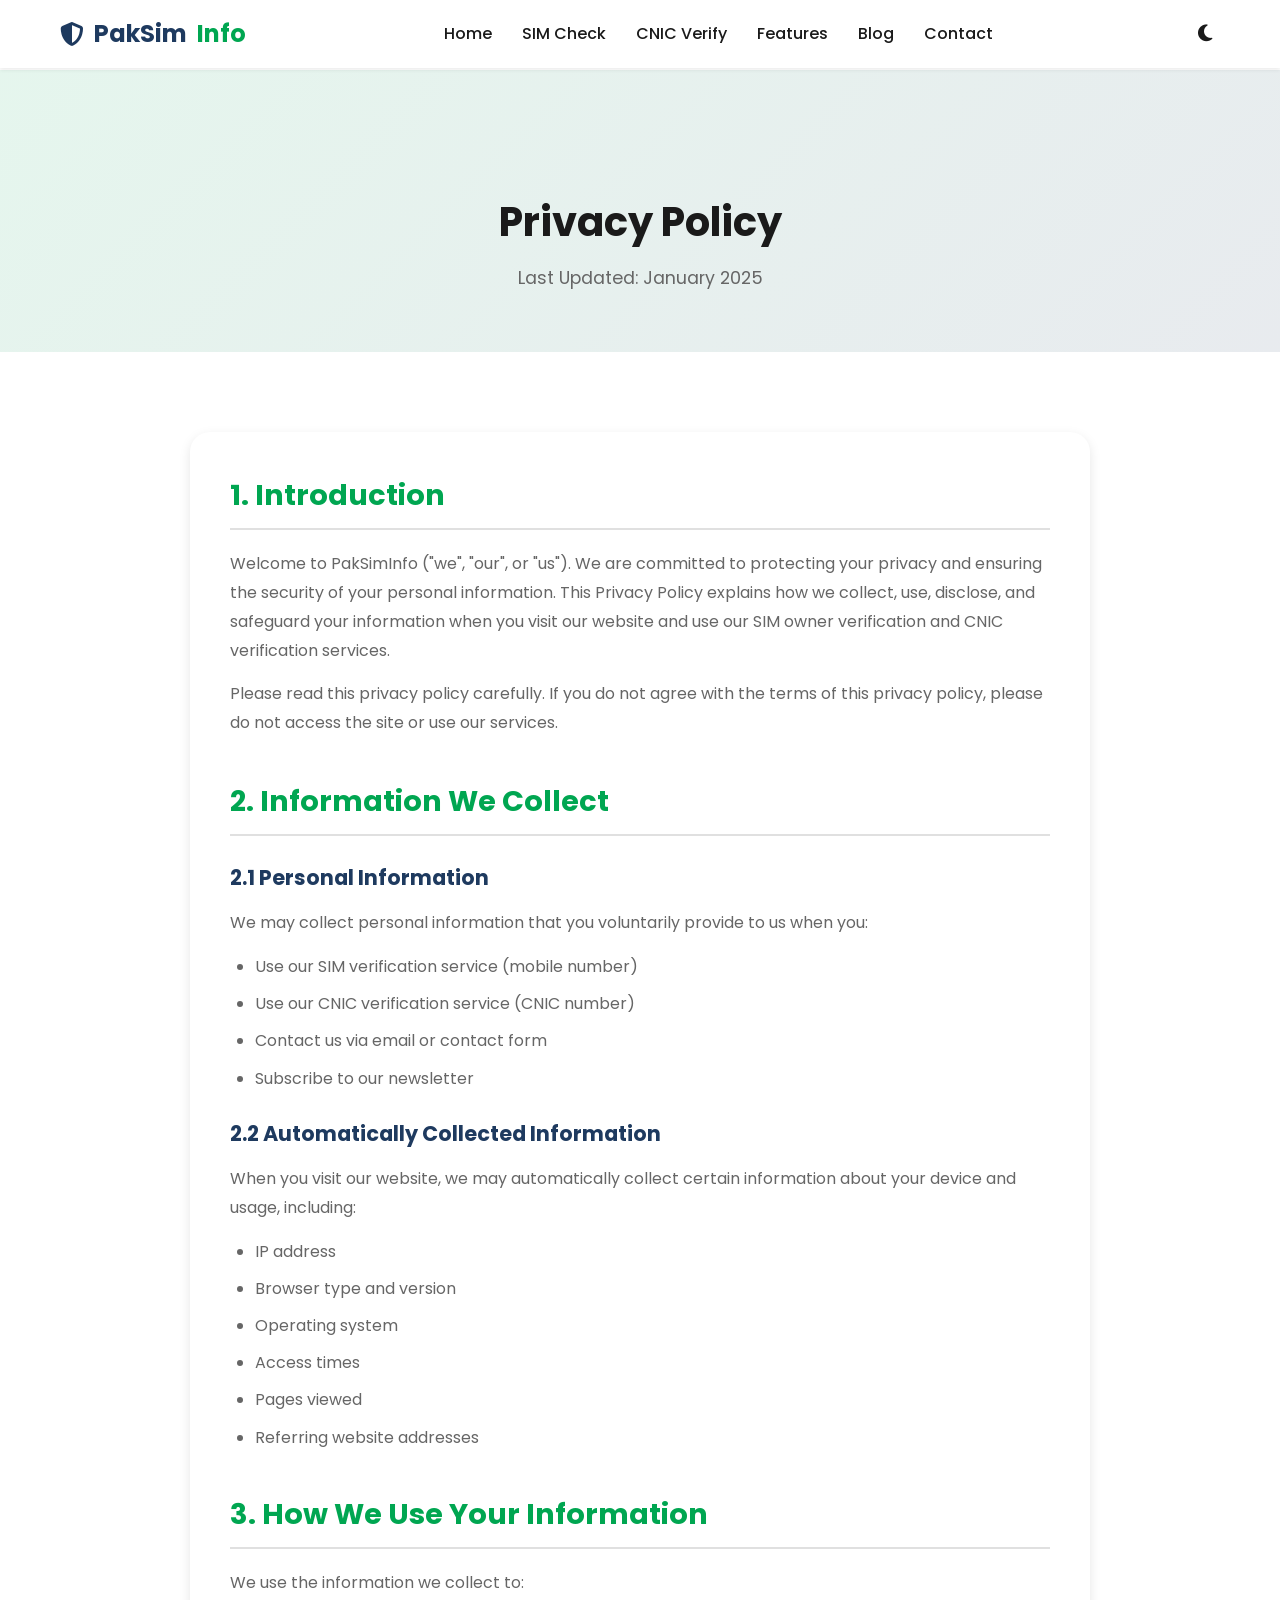
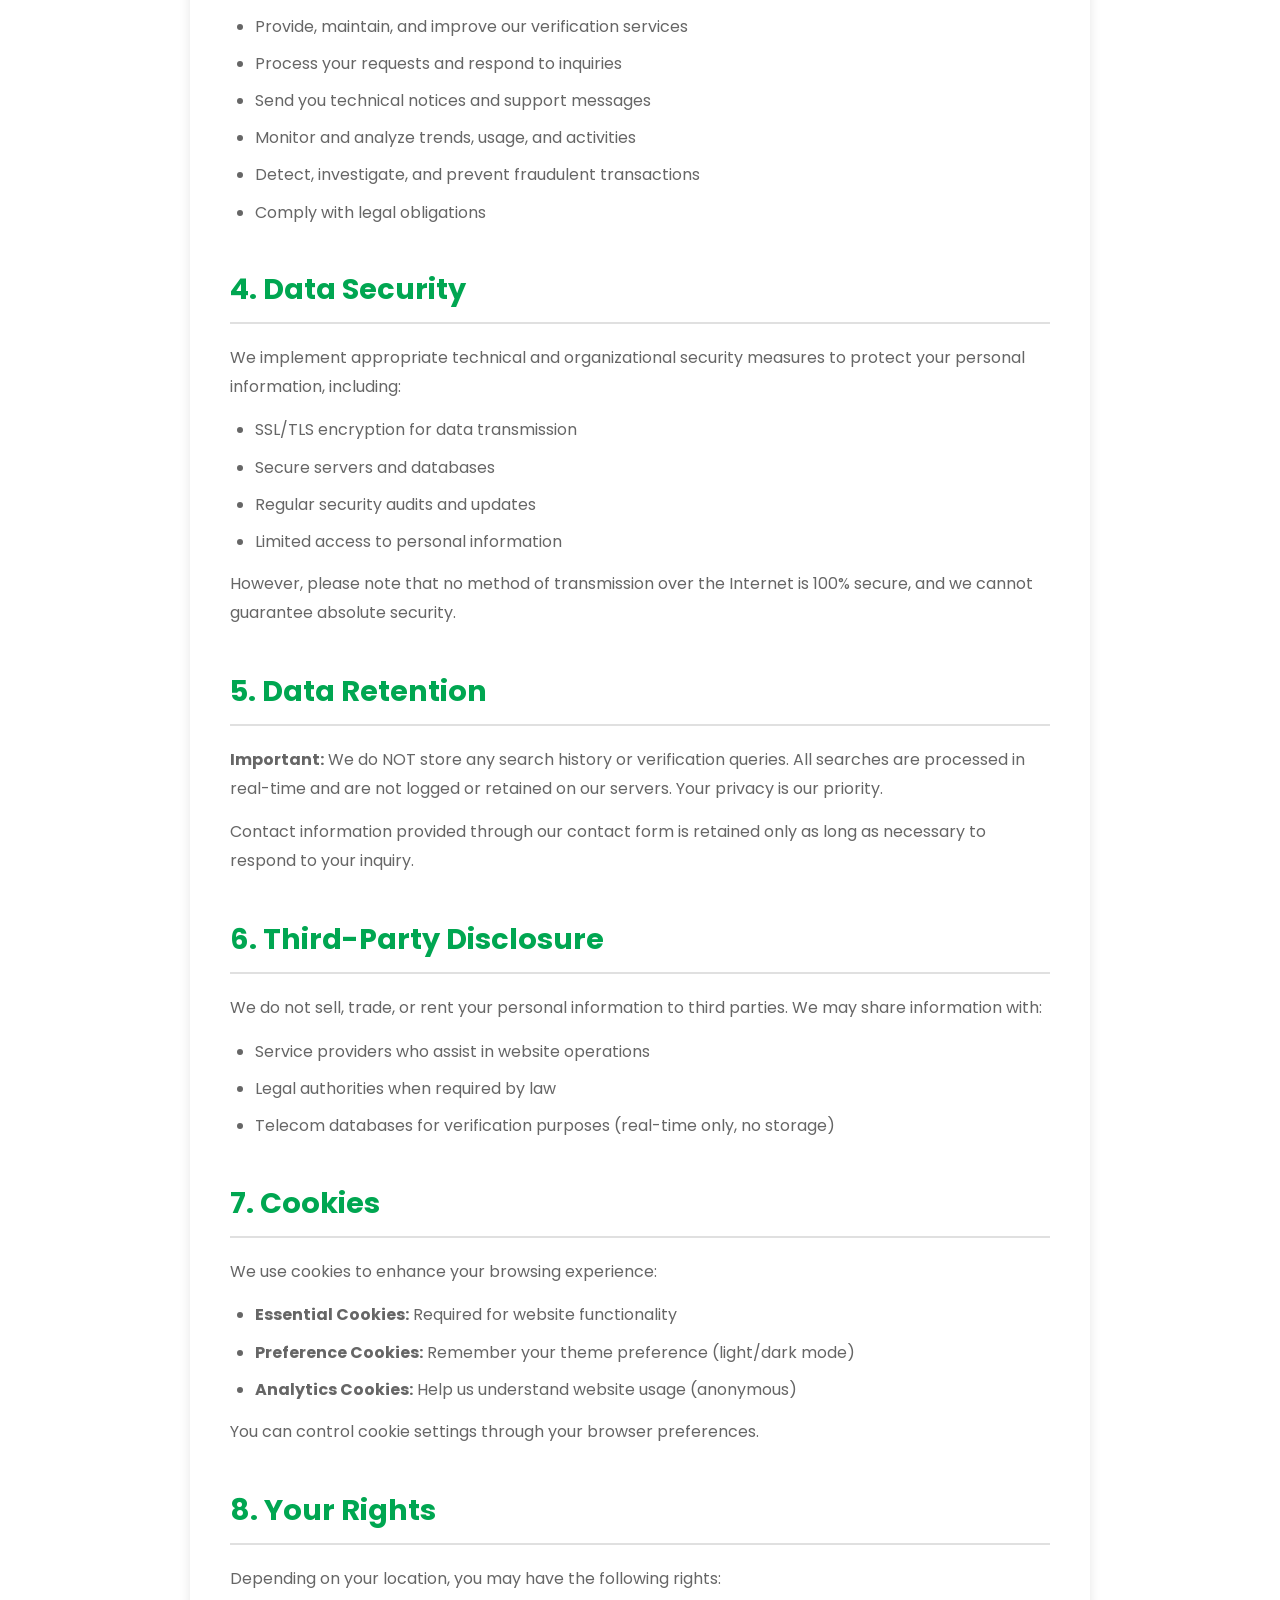
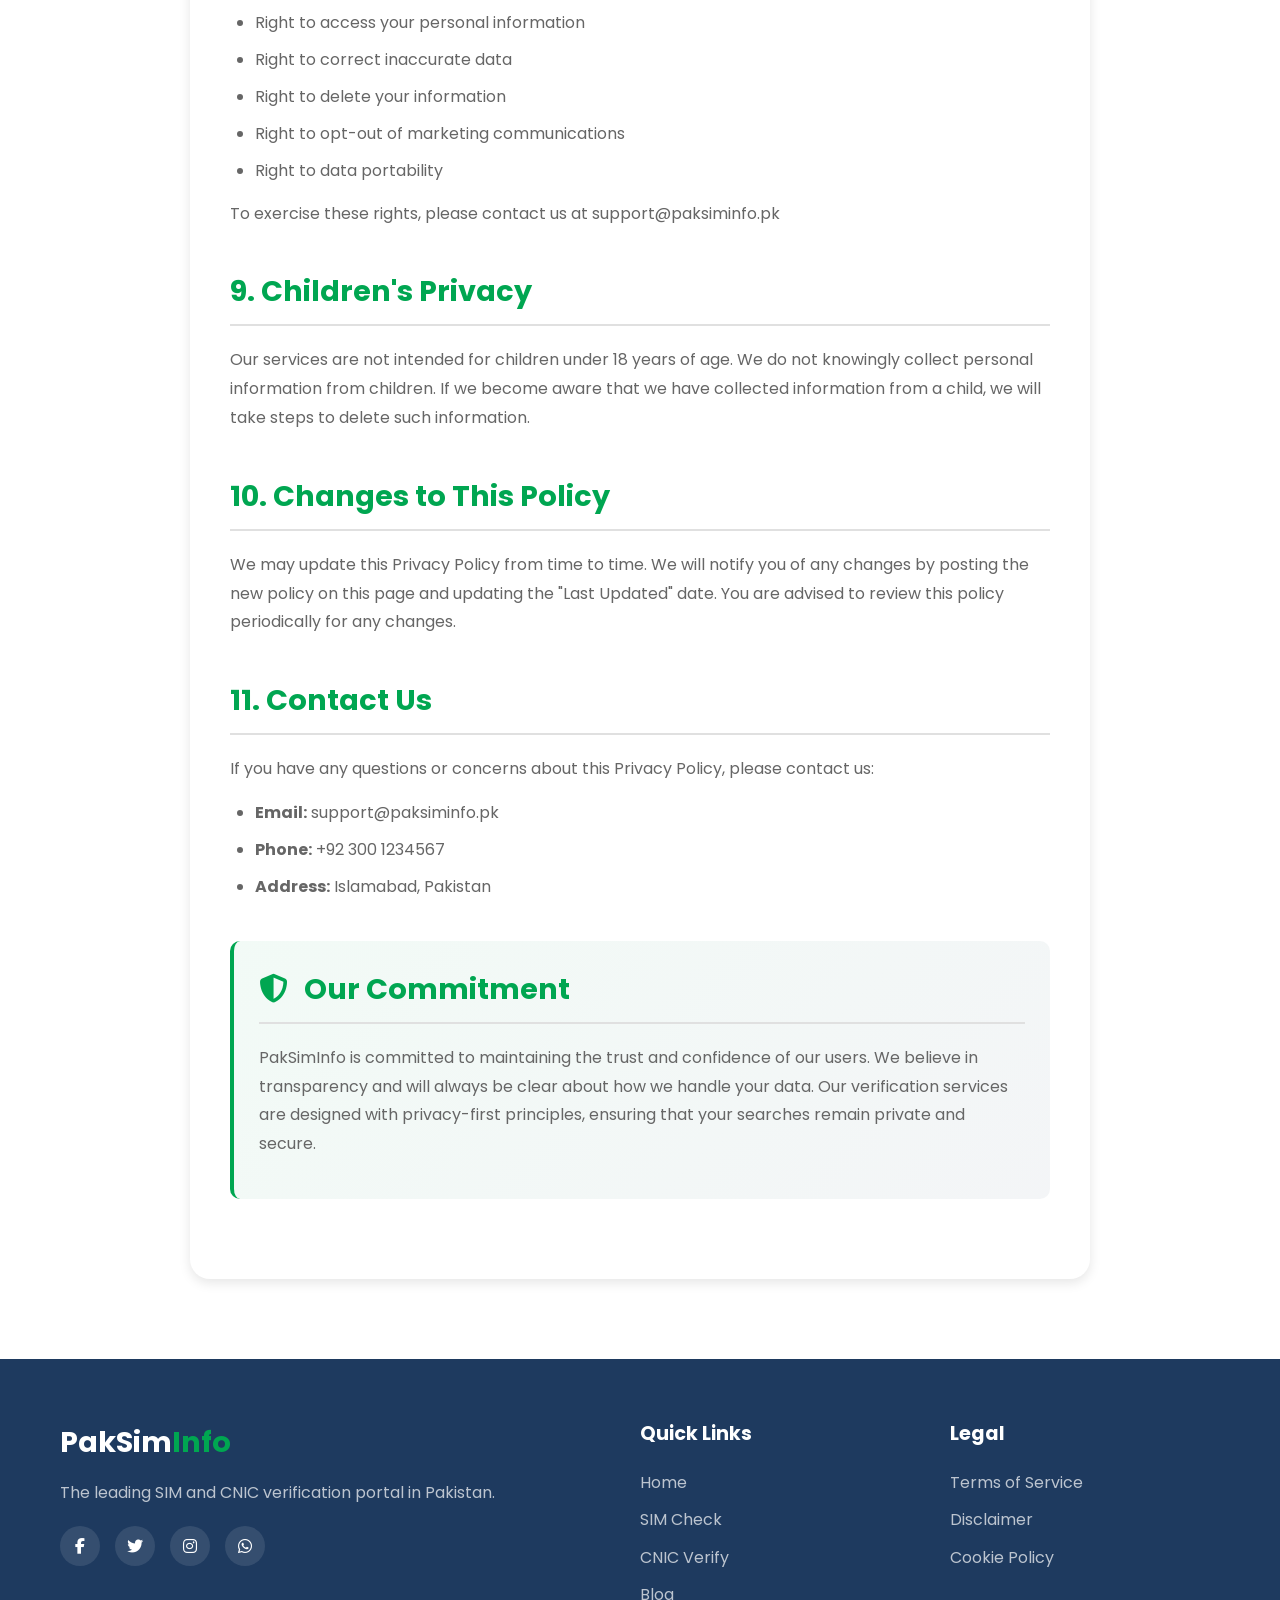
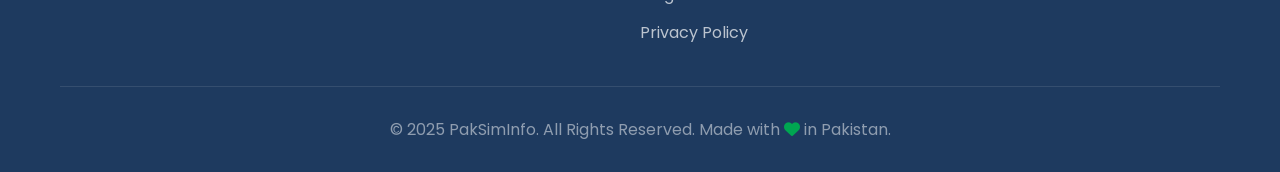
<file: privacy-policy.html>
<!DOCTYPE html>
<html lang="en">
<head>
    <meta charset="UTF-8">
    <meta name="viewport" content="width=device-width, initial-scale=1.0">
    <title>Privacy Policy - PakSimInfo - SIM Owner & CNIC Details Pakistan</title>
    <meta name="description" content="Privacy Policy for PakSimInfo. Learn how we collect, use, and protect your personal information when using our SIM verification services.">
    <meta name="robots" content="index, follow">
    
    <!-- Open Graph Meta Tags -->
    <meta property="og:title" content="Privacy Policy - PakSimInfo">
    <meta property="og:description" content="Learn how we protect your privacy and handle your data securely.">
    <meta property="og:type" content="website">
    <meta property="og:url" content="https://paksiminfo.pk/privacy-policy.html">
    
    <!-- Google Fonts -->
    <link href="https://fonts.googleapis.com/css2?family=Poppins:wght@300;400;500;600;700&display=swap" rel="stylesheet">
    
    <!-- Font Awesome -->
    <link rel="stylesheet" href="https://cdnjs.cloudflare.com/ajax/libs/font-awesome/6.4.0/css/all.min.css">
    
    <!-- Custom CSS -->
    <link rel="stylesheet" href="css/style.css">
    
    <!-- Canonical URL -->
    <link rel="canonical" href="https://paksiminfo.pk/privacy-policy.html">
</head>
<body>

    <!-- Header -->
    <header class="header">
        <div class="container">
            <nav class="navbar">
                <a href="index.html" class="logo">
                    <i class="fas fa-shield-alt"></i> PakSim<span>Info</span>
                </a>
                
                <ul class="nav-menu" id="navMenu">
                    <li><a href="index.html#home" class="nav-link">Home</a></li>
                    <li><a href="index.html#sim-check" class="nav-link">SIM Check</a></li>
                    <li><a href="index.html#cnic-check" class="nav-link">CNIC Verify</a></li>
                    <li><a href="index.html#features" class="nav-link">Features</a></li>
                    <li><a href="blog.html" class="nav-link">Blog</a></li>
                    <li><a href="index.html#contact" class="nav-link">Contact</a></li>
                </ul>

                <div class="nav-actions">
                    <button class="theme-toggle" id="themeToggle" aria-label="Toggle Dark Mode">
                        <i class="fas fa-moon"></i>
                    </button>
                    <a href="index.html#sim-check" class="btn btn-primary mobile-only">Check Now</a>
                    <div class="hamburger" id="hamburger">
                        <span class="bar"></span>
                        <span class="bar"></span>
                        <span class="bar"></span>
                    </div>
                </div>
            </nav>
        </div>
    </header>

    <!-- Page Hero -->
    <section class="page-hero">
        <div class="container">
            <h1>Privacy Policy</h1>
            <p>Last Updated: January 2025</p>
        </div>
    </section>

    <!-- Privacy Policy Content -->
    <section class="section">
        <div class="container">
            <div class="policy-content">
                <div class="policy-section">
                    <h2>1. Introduction</h2>
                    <p>Welcome to PakSimInfo ("we", "our", or "us"). We are committed to protecting your privacy and ensuring the security of your personal information. This Privacy Policy explains how we collect, use, disclose, and safeguard your information when you visit our website and use our SIM owner verification and CNIC verification services.</p>
                    <p>Please read this privacy policy carefully. If you do not agree with the terms of this privacy policy, please do not access the site or use our services.</p>
                </div>

                <div class="policy-section">
                    <h2>2. Information We Collect</h2>
                    <h3>2.1 Personal Information</h3>
                    <p>We may collect personal information that you voluntarily provide to us when you:</p>
                    <ul>
                        <li>Use our SIM verification service (mobile number)</li>
                        <li>Use our CNIC verification service (CNIC number)</li>
                        <li>Contact us via email or contact form</li>
                        <li>Subscribe to our newsletter</li>
                    </ul>
                    
                    <h3>2.2 Automatically Collected Information</h3>
                    <p>When you visit our website, we may automatically collect certain information about your device and usage, including:</p>
                    <ul>
                        <li>IP address</li>
                        <li>Browser type and version</li>
                        <li>Operating system</li>
                        <li>Access times</li>
                        <li>Pages viewed</li>
                        <li>Referring website addresses</li>
                    </ul>
                </div>

                <div class="policy-section">
                    <h2>3. How We Use Your Information</h2>
                    <p>We use the information we collect to:</p>
                    <ul>
                        <li>Provide, maintain, and improve our verification services</li>
                        <li>Process your requests and respond to inquiries</li>
                        <li>Send you technical notices and support messages</li>
                        <li>Monitor and analyze trends, usage, and activities</li>
                        <li>Detect, investigate, and prevent fraudulent transactions</li>
                        <li>Comply with legal obligations</li>
                    </ul>
                </div>

                <div class="policy-section">
                    <h2>4. Data Security</h2>
                    <p>We implement appropriate technical and organizational security measures to protect your personal information, including:</p>
                    <ul>
                        <li>SSL/TLS encryption for data transmission</li>
                        <li>Secure servers and databases</li>
                        <li>Regular security audits and updates</li>
                        <li>Limited access to personal information</li>
                    </ul>
                    <p>However, please note that no method of transmission over the Internet is 100% secure, and we cannot guarantee absolute security.</p>
                </div>

                <div class="policy-section">
                    <h2>5. Data Retention</h2>
                    <p><strong>Important:</strong> We do NOT store any search history or verification queries. All searches are processed in real-time and are not logged or retained on our servers. Your privacy is our priority.</p>
                    <p>Contact information provided through our contact form is retained only as long as necessary to respond to your inquiry.</p>
                </div>

                <div class="policy-section">
                    <h2>6. Third-Party Disclosure</h2>
                    <p>We do not sell, trade, or rent your personal information to third parties. We may share information with:</p>
                    <ul>
                        <li>Service providers who assist in website operations</li>
                        <li>Legal authorities when required by law</li>
                        <li>Telecom databases for verification purposes (real-time only, no storage)</li>
                    </ul>
                </div>

                <div class="policy-section">
                    <h2>7. Cookies</h2>
                    <p>We use cookies to enhance your browsing experience:</p>
                    <ul>
                        <li><strong>Essential Cookies:</strong> Required for website functionality</li>
                        <li><strong>Preference Cookies:</strong> Remember your theme preference (light/dark mode)</li>
                        <li><strong>Analytics Cookies:</strong> Help us understand website usage (anonymous)</li>
                    </ul>
                    <p>You can control cookie settings through your browser preferences.</p>
                </div>

                <div class="policy-section">
                    <h2>8. Your Rights</h2>
                    <p>Depending on your location, you may have the following rights:</p>
                    <ul>
                        <li>Right to access your personal information</li>
                        <li>Right to correct inaccurate data</li>
                        <li>Right to delete your information</li>
                        <li>Right to opt-out of marketing communications</li>
                        <li>Right to data portability</li>
                    </ul>
                    <p>To exercise these rights, please contact us at support@paksiminfo.pk</p>
                </div>

                <div class="policy-section">
                    <h2>9. Children's Privacy</h2>
                    <p>Our services are not intended for children under 18 years of age. We do not knowingly collect personal information from children. If we become aware that we have collected information from a child, we will take steps to delete such information.</p>
                </div>

                <div class="policy-section">
                    <h2>10. Changes to This Policy</h2>
                    <p>We may update this Privacy Policy from time to time. We will notify you of any changes by posting the new policy on this page and updating the "Last Updated" date. You are advised to review this policy periodically for any changes.</p>
                </div>

                <div class="policy-section">
                    <h2>11. Contact Us</h2>
                    <p>If you have any questions or concerns about this Privacy Policy, please contact us:</p>
                    <ul>
                        <li><strong>Email:</strong> support@paksiminfo.pk</li>
                        <li><strong>Phone:</strong> +92 300 1234567</li>
                        <li><strong>Address:</strong> Islamabad, Pakistan</li>
                    </ul>
                </div>

                <div class="policy-section highlight-box">
                    <h2><i class="fas fa-shield-alt"></i> Our Commitment</h2>
                    <p>PakSimInfo is committed to maintaining the trust and confidence of our users. We believe in transparency and will always be clear about how we handle your data. Our verification services are designed with privacy-first principles, ensuring that your searches remain private and secure.</p>
                </div>
            </div>
        </div>
    </section>

    <!-- Footer -->
    <footer class="footer">
        <div class="container">
            <div class="footer-content">
                <div class="footer-logo">
                    <h3>PakSim<span>Info</span></h3>
                    <p>The leading SIM and CNIC verification portal in Pakistan.</p>
                    <div class="social-links">
                        <a href="#"><i class="fab fa-facebook-f"></i></a>
                        <a href="#"><i class="fab fa-twitter"></i></a>
                        <a href="#"><i class="fab fa-instagram"></i></a>
                        <a href="#"><i class="fab fa-whatsapp"></i></a>
                    </div>
                </div>
                
                <div class="footer-links">
                    <h4>Quick Links</h4>
                    <ul>
                        <li><a href="index.html#home">Home</a></li>
                        <li><a href="index.html#sim-check">SIM Check</a></li>
                        <li><a href="index.html#cnic-check">CNIC Verify</a></li>
                        <li><a href="blog.html">Blog</a></li>
                        <li><a href="privacy-policy.html">Privacy Policy</a></li>
                    </ul>
                </div>
                
                <div class="footer-links">
                    <h4>Legal</h4>
                    <ul>
                        <li><a href="terms-of-service.html">Terms of Service</a></li>
                        <li><a href="#">Disclaimer</a></li>
                        <li><a href="#">Cookie Policy</a></li>
                    </ul>
                </div>
            </div>
            <div class="footer-bottom">
                <p>&copy; 2025 PakSimInfo. All Rights Reserved. Made with <i class="fas fa-heart"></i> in Pakistan.</p>
            </div>
        </div>
    </footer>

    <!-- JavaScript -->
    <script src="js/main.js"></script>
</body>
</html>
</file>
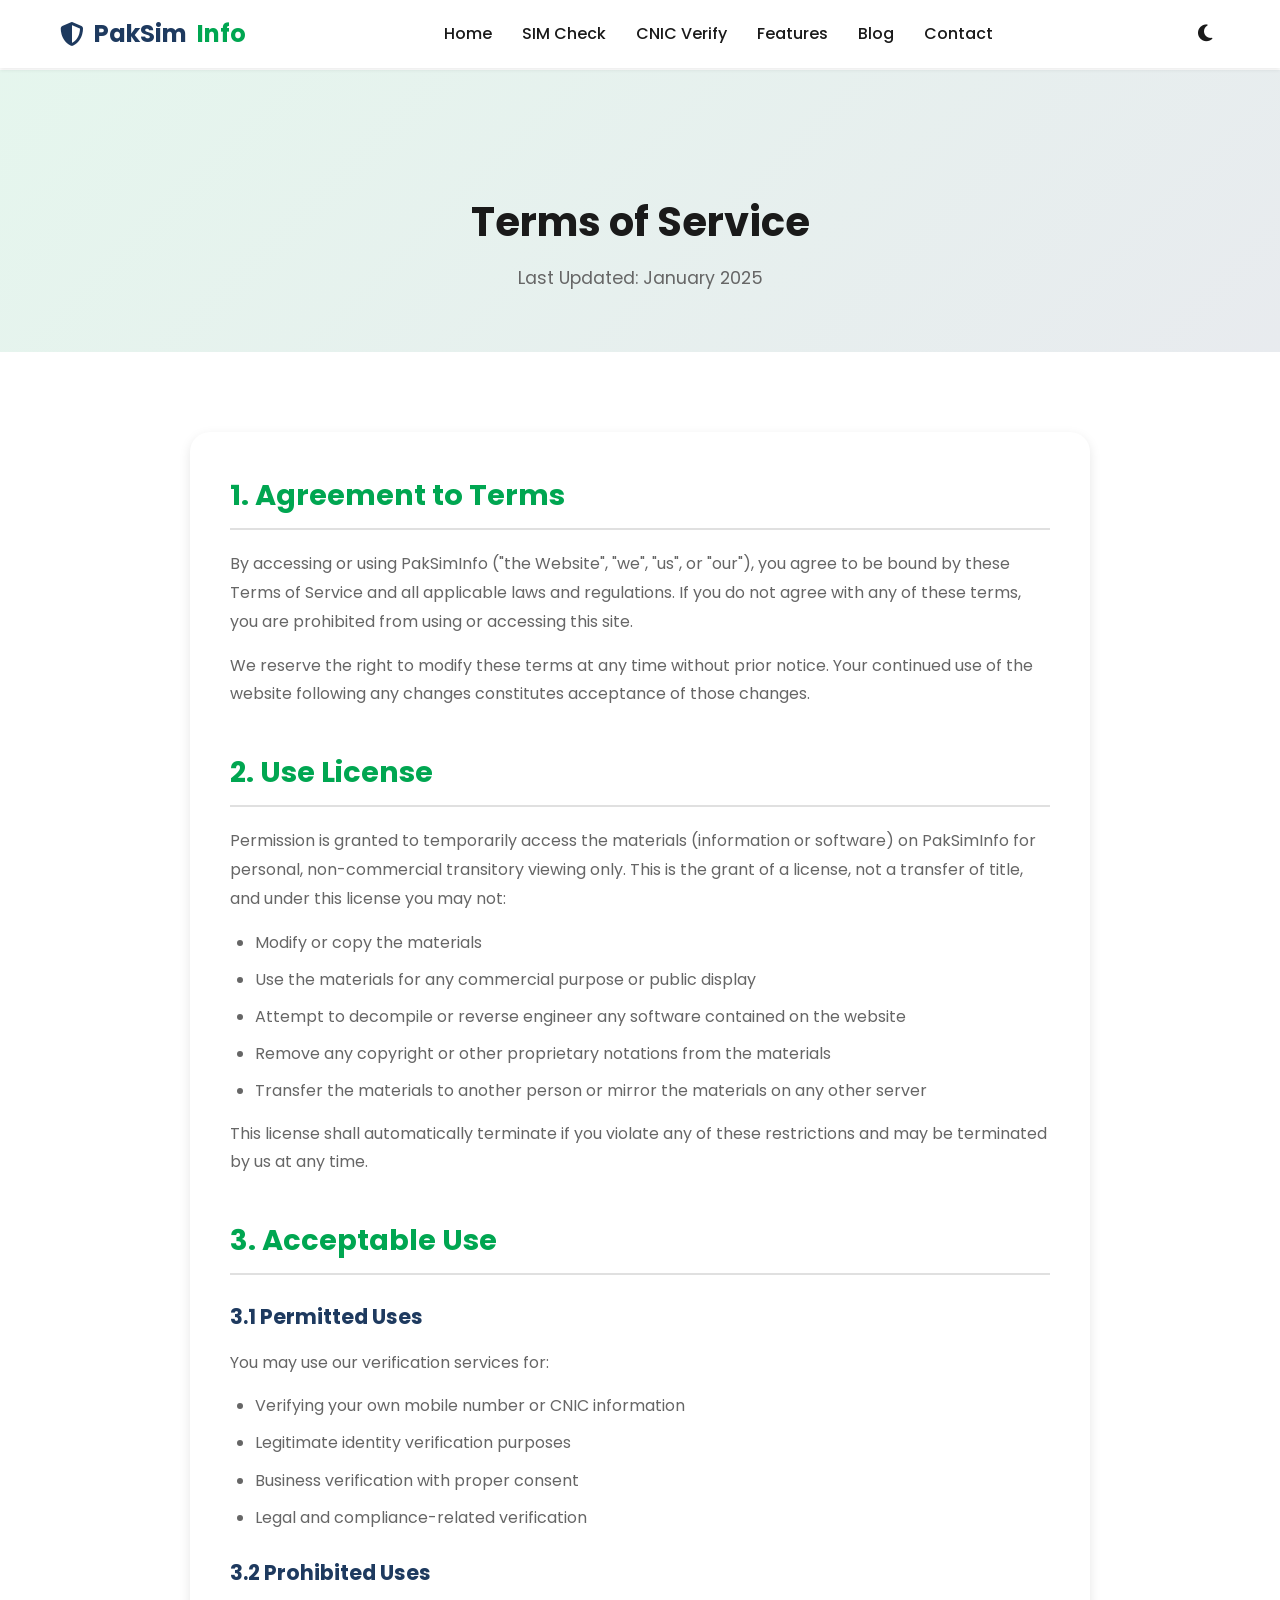
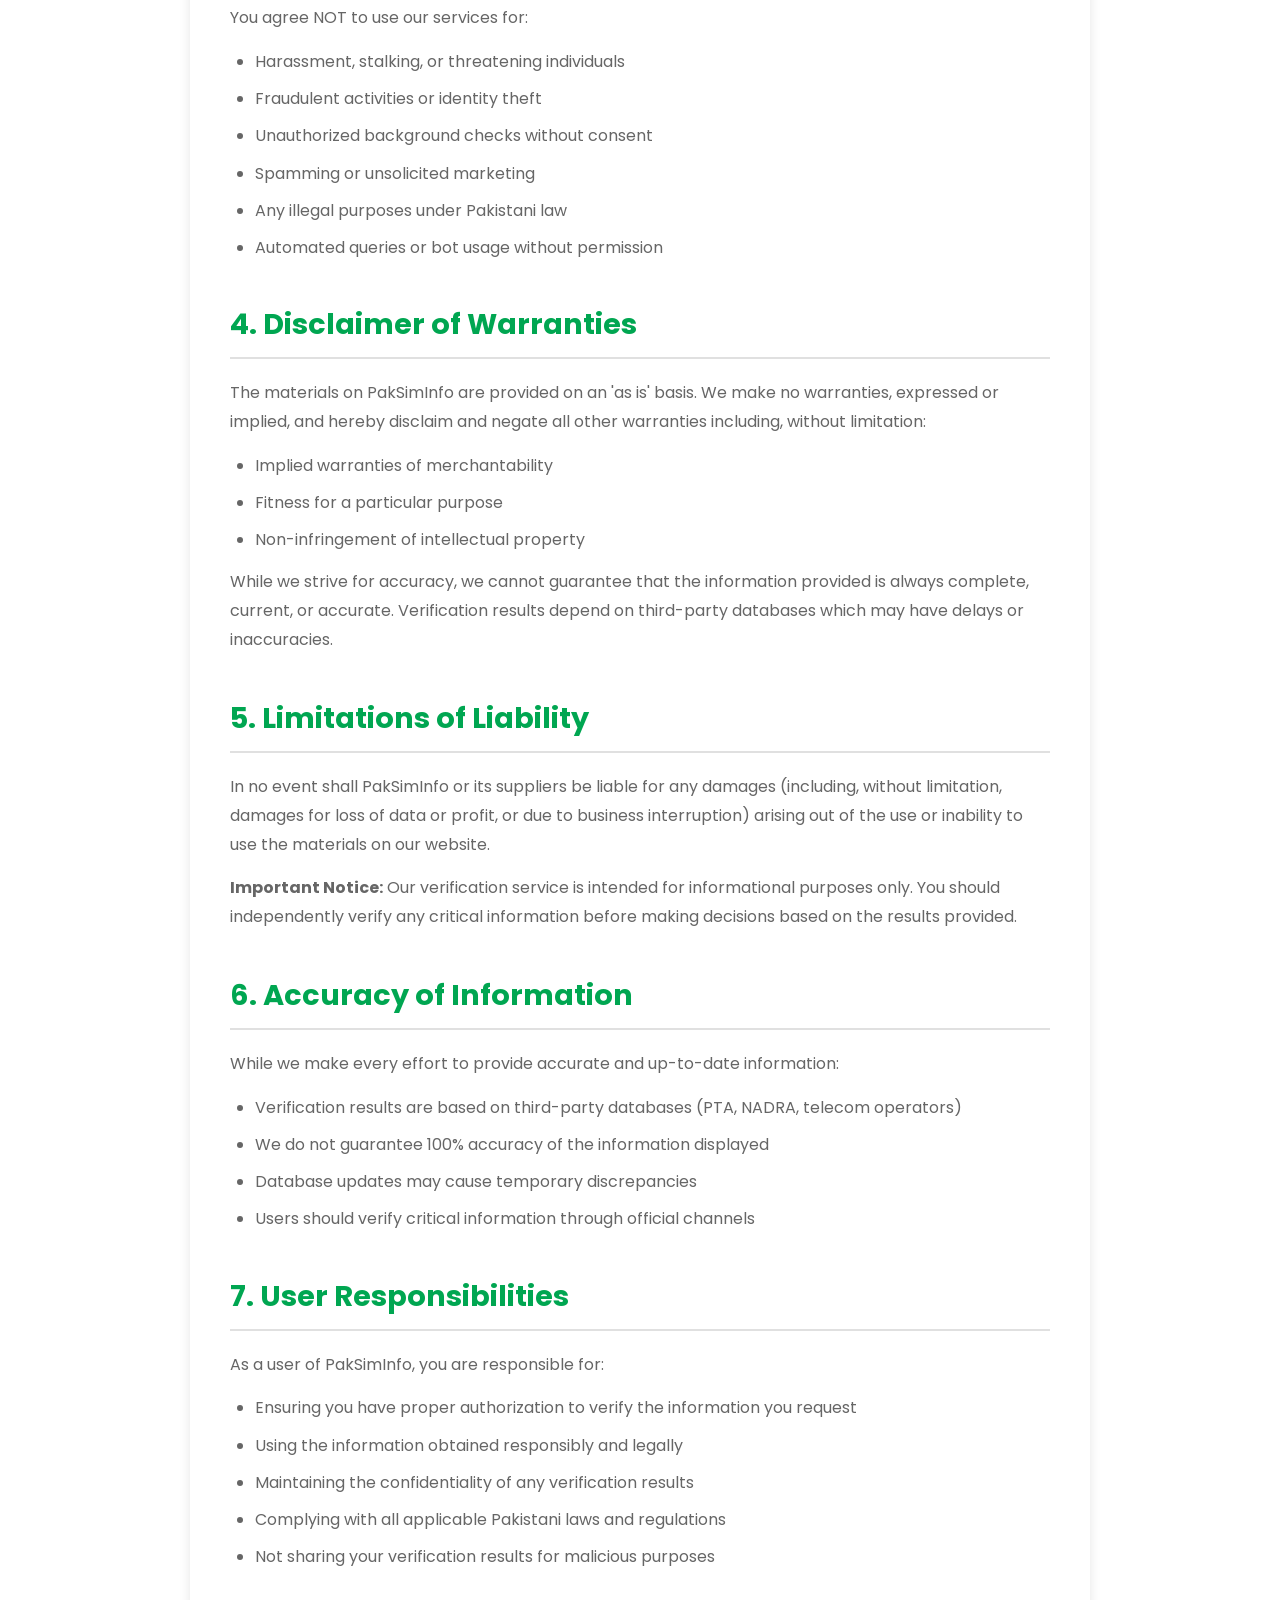
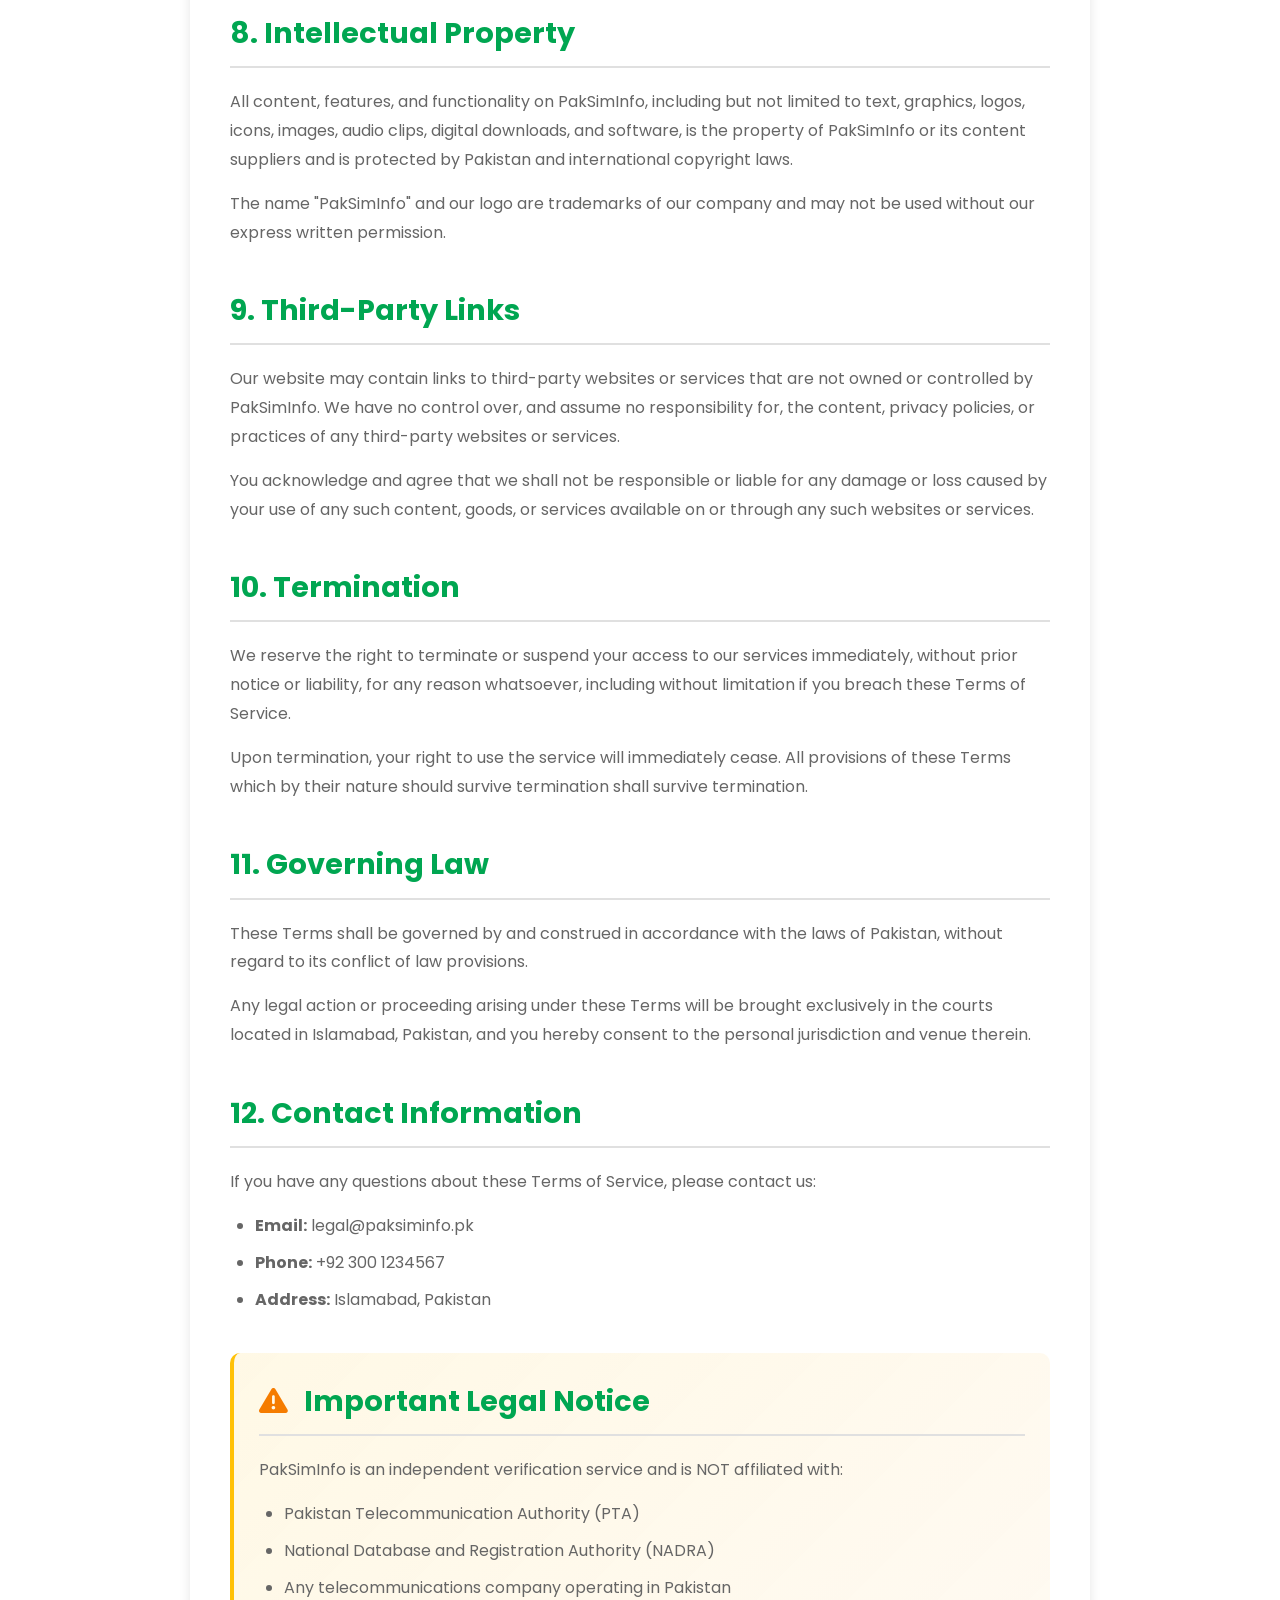
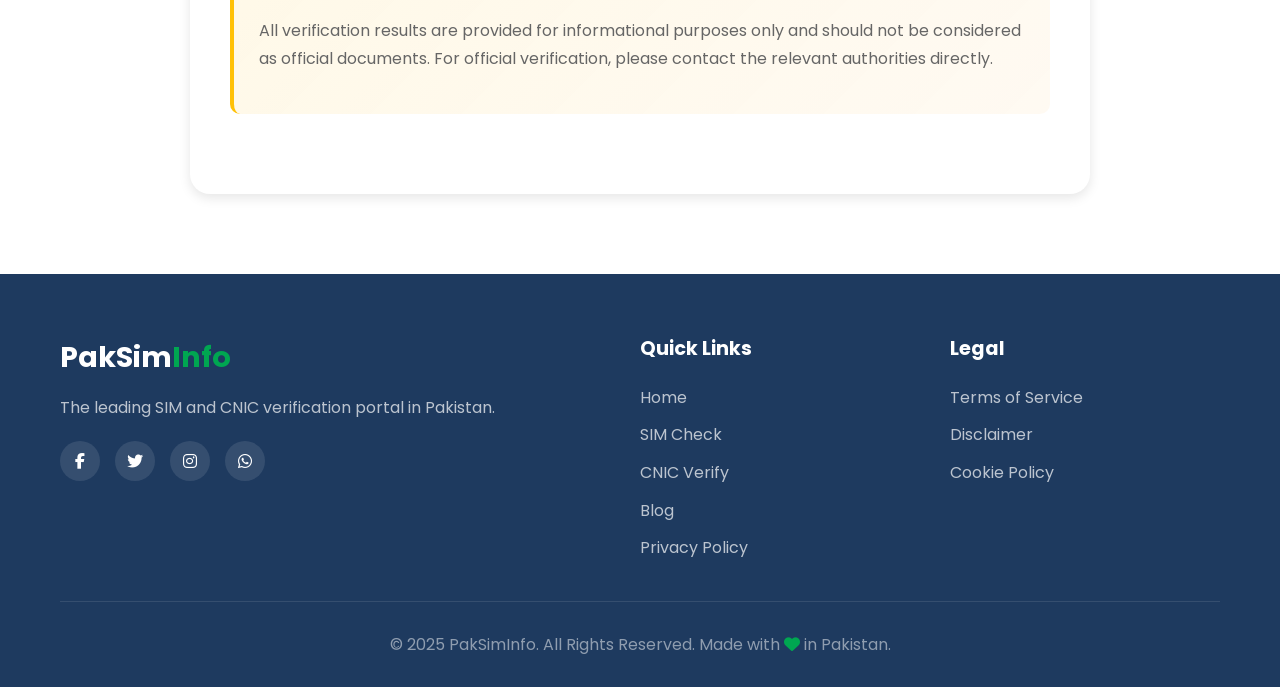
<file: terms-of-service.html>
<!DOCTYPE html>
<html lang="en">
<head>
    <meta charset="UTF-8">
    <meta name="viewport" content="width=device-width, initial-scale=1.0">
    <title>Terms of Service - PakSimInfo - SIM Owner & CNIC Details Pakistan</title>
    <meta name="description" content="Terms of Service for PakSimInfo. Read our terms and conditions for using SIM verification and CNIC verification services in Pakistan.">
    <meta name="robots" content="index, follow">
    
    <!-- Open Graph Meta Tags -->
    <meta property="og:title" content="Terms of Service - PakSimInfo">
    <meta property="og:description" content="Terms and conditions for using PakSimInfo verification services.">
    <meta property="og:type" content="website">
    <meta property="og:url" content="https://paksiminfo.pk/terms-of-service.html">
    
    <!-- Google Fonts -->
    <link href="https://fonts.googleapis.com/css2?family=Poppins:wght@300;400;500;600;700&display=swap" rel="stylesheet">
    
    <!-- Font Awesome -->
    <link rel="stylesheet" href="https://cdnjs.cloudflare.com/ajax/libs/font-awesome/6.4.0/css/all.min.css">
    
    <!-- Custom CSS -->
    <link rel="stylesheet" href="css/style.css">
    
    <!-- Canonical URL -->
    <link rel="canonical" href="https://paksiminfo.pk/terms-of-service.html">
</head>
<body>

    <!-- Header -->
    <header class="header">
        <div class="container">
            <nav class="navbar">
                <a href="index.html" class="logo">
                    <i class="fas fa-shield-alt"></i> PakSim<span>Info</span>
                </a>
                
                <ul class="nav-menu" id="navMenu">
                    <li><a href="index.html#home" class="nav-link">Home</a></li>
                    <li><a href="index.html#sim-check" class="nav-link">SIM Check</a></li>
                    <li><a href="index.html#cnic-check" class="nav-link">CNIC Verify</a></li>
                    <li><a href="index.html#features" class="nav-link">Features</a></li>
                    <li><a href="blog.html" class="nav-link">Blog</a></li>
                    <li><a href="index.html#contact" class="nav-link">Contact</a></li>
                </ul>

                <div class="nav-actions">
                    <button class="theme-toggle" id="themeToggle" aria-label="Toggle Dark Mode">
                        <i class="fas fa-moon"></i>
                    </button>
                    <a href="index.html#sim-check" class="btn btn-primary mobile-only">Check Now</a>
                    <div class="hamburger" id="hamburger">
                        <span class="bar"></span>
                        <span class="bar"></span>
                        <span class="bar"></span>
                    </div>
                </div>
            </nav>
        </div>
    </header>

    <!-- Page Hero -->
    <section class="page-hero">
        <div class="container">
            <h1>Terms of Service</h1>
            <p>Last Updated: January 2025</p>
        </div>
    </section>

    <!-- Terms Content -->
    <section class="section">
        <div class="container">
            <div class="policy-content">
                <div class="policy-section">
                    <h2>1. Agreement to Terms</h2>
                    <p>By accessing or using PakSimInfo ("the Website", "we", "us", or "our"), you agree to be bound by these Terms of Service and all applicable laws and regulations. If you do not agree with any of these terms, you are prohibited from using or accessing this site.</p>
                    <p>We reserve the right to modify these terms at any time without prior notice. Your continued use of the website following any changes constitutes acceptance of those changes.</p>
                </div>

                <div class="policy-section">
                    <h2>2. Use License</h2>
                    <p>Permission is granted to temporarily access the materials (information or software) on PakSimInfo for personal, non-commercial transitory viewing only. This is the grant of a license, not a transfer of title, and under this license you may not:</p>
                    <ul>
                        <li>Modify or copy the materials</li>
                        <li>Use the materials for any commercial purpose or public display</li>
                        <li>Attempt to decompile or reverse engineer any software contained on the website</li>
                        <li>Remove any copyright or other proprietary notations from the materials</li>
                        <li>Transfer the materials to another person or mirror the materials on any other server</li>
                    </ul>
                    <p>This license shall automatically terminate if you violate any of these restrictions and may be terminated by us at any time.</p>
                </div>

                <div class="policy-section">
                    <h2>3. Acceptable Use</h2>
                    <h3>3.1 Permitted Uses</h3>
                    <p>You may use our verification services for:</p>
                    <ul>
                        <li>Verifying your own mobile number or CNIC information</li>
                        <li>Legitimate identity verification purposes</li>
                        <li>Business verification with proper consent</li>
                        <li>Legal and compliance-related verification</li>
                    </ul>

                    <h3>3.2 Prohibited Uses</h3>
                    <p>You agree NOT to use our services for:</p>
                    <ul>
                        <li>Harassment, stalking, or threatening individuals</li>
                        <li>Fraudulent activities or identity theft</li>
                        <li>Unauthorized background checks without consent</li>
                        <li>Spamming or unsolicited marketing</li>
                        <li>Any illegal purposes under Pakistani law</li>
                        <li>Automated queries or bot usage without permission</li>
                    </ul>
                </div>

                <div class="policy-section">
                    <h2>4. Disclaimer of Warranties</h2>
                    <p>The materials on PakSimInfo are provided on an 'as is' basis. We make no warranties, expressed or implied, and hereby disclaim and negate all other warranties including, without limitation:</p>
                    <ul>
                        <li>Implied warranties of merchantability</li>
                        <li>Fitness for a particular purpose</li>
                        <li>Non-infringement of intellectual property</li>
                    </ul>
                    <p>While we strive for accuracy, we cannot guarantee that the information provided is always complete, current, or accurate. Verification results depend on third-party databases which may have delays or inaccuracies.</p>
                </div>

                <div class="policy-section">
                    <h2>5. Limitations of Liability</h2>
                    <p>In no event shall PakSimInfo or its suppliers be liable for any damages (including, without limitation, damages for loss of data or profit, or due to business interruption) arising out of the use or inability to use the materials on our website.</p>
                    <p><strong>Important Notice:</strong> Our verification service is intended for informational purposes only. You should independently verify any critical information before making decisions based on the results provided.</p>
                </div>

                <div class="policy-section">
                    <h2>6. Accuracy of Information</h2>
                    <p>While we make every effort to provide accurate and up-to-date information:</p>
                    <ul>
                        <li>Verification results are based on third-party databases (PTA, NADRA, telecom operators)</li>
                        <li>We do not guarantee 100% accuracy of the information displayed</li>
                        <li>Database updates may cause temporary discrepancies</li>
                        <li>Users should verify critical information through official channels</li>
                    </ul>
                </div>

                <div class="policy-section">
                    <h2>7. User Responsibilities</h2>
                    <p>As a user of PakSimInfo, you are responsible for:</p>
                    <ul>
                        <li>Ensuring you have proper authorization to verify the information you request</li>
                        <li>Using the information obtained responsibly and legally</li>
                        <li>Maintaining the confidentiality of any verification results</li>
                        <li>Complying with all applicable Pakistani laws and regulations</li>
                        <li>Not sharing your verification results for malicious purposes</li>
                    </ul>
                </div>

                <div class="policy-section">
                    <h2>8. Intellectual Property</h2>
                    <p>All content, features, and functionality on PakSimInfo, including but not limited to text, graphics, logos, icons, images, audio clips, digital downloads, and software, is the property of PakSimInfo or its content suppliers and is protected by Pakistan and international copyright laws.</p>
                    <p>The name "PakSimInfo" and our logo are trademarks of our company and may not be used without our express written permission.</p>
                </div>

                <div class="policy-section">
                    <h2>9. Third-Party Links</h2>
                    <p>Our website may contain links to third-party websites or services that are not owned or controlled by PakSimInfo. We have no control over, and assume no responsibility for, the content, privacy policies, or practices of any third-party websites or services.</p>
                    <p>You acknowledge and agree that we shall not be responsible or liable for any damage or loss caused by your use of any such content, goods, or services available on or through any such websites or services.</p>
                </div>

                <div class="policy-section">
                    <h2>10. Termination</h2>
                    <p>We reserve the right to terminate or suspend your access to our services immediately, without prior notice or liability, for any reason whatsoever, including without limitation if you breach these Terms of Service.</p>
                    <p>Upon termination, your right to use the service will immediately cease. All provisions of these Terms which by their nature should survive termination shall survive termination.</p>
                </div>

                <div class="policy-section">
                    <h2>11. Governing Law</h2>
                    <p>These Terms shall be governed by and construed in accordance with the laws of Pakistan, without regard to its conflict of law provisions.</p>
                    <p>Any legal action or proceeding arising under these Terms will be brought exclusively in the courts located in Islamabad, Pakistan, and you hereby consent to the personal jurisdiction and venue therein.</p>
                </div>

                <div class="policy-section">
                    <h2>12. Contact Information</h2>
                    <p>If you have any questions about these Terms of Service, please contact us:</p>
                    <ul>
                        <li><strong>Email:</strong> legal@paksiminfo.pk</li>
                        <li><strong>Phone:</strong> +92 300 1234567</li>
                        <li><strong>Address:</strong> Islamabad, Pakistan</li>
                    </ul>
                </div>

                <div class="policy-section highlight-box warning">
                    <h2><i class="fas fa-exclamation-triangle"></i> Important Legal Notice</h2>
                    <p>PakSimInfo is an independent verification service and is NOT affiliated with:</p>
                    <ul>
                        <li>Pakistan Telecommunication Authority (PTA)</li>
                        <li>National Database and Registration Authority (NADRA)</li>
                        <li>Any telecommunications company operating in Pakistan</li>
                    </ul>
                    <p>All verification results are provided for informational purposes only and should not be considered as official documents. For official verification, please contact the relevant authorities directly.</p>
                </div>
            </div>
        </div>
    </section>

    <!-- Footer -->
    <footer class="footer">
        <div class="container">
            <div class="footer-content">
                <div class="footer-logo">
                    <h3>PakSim<span>Info</span></h3>
                    <p>The leading SIM and CNIC verification portal in Pakistan.</p>
                    <div class="social-links">
                        <a href="#"><i class="fab fa-facebook-f"></i></a>
                        <a href="#"><i class="fab fa-twitter"></i></a>
                        <a href="#"><i class="fab fa-instagram"></i></a>
                        <a href="#"><i class="fab fa-whatsapp"></i></a>
                    </div>
                </div>
                
                <div class="footer-links">
                    <h4>Quick Links</h4>
                    <ul>
                        <li><a href="index.html#home">Home</a></li>
                        <li><a href="index.html#sim-check">SIM Check</a></li>
                        <li><a href="index.html#cnic-check">CNIC Verify</a></li>
                        <li><a href="blog.html">Blog</a></li>
                        <li><a href="privacy-policy.html">Privacy Policy</a></li>
                    </ul>
                </div>
                
                <div class="footer-links">
                    <h4>Legal</h4>
                    <ul>
                        <li><a href="terms-of-service.html">Terms of Service</a></li>
                        <li><a href="#">Disclaimer</a></li>
                        <li><a href="#">Cookie Policy</a></li>
                    </ul>
                </div>
            </div>
            <div class="footer-bottom">
                <p>&copy; 2025 PakSimInfo. All Rights Reserved. Made with <i class="fas fa-heart"></i> in Pakistan.</p>
            </div>
        </div>
    </footer>

    <!-- JavaScript -->
    <script src="js/main.js"></script>
</body>
</html>
</file>
<file: css/style.css>
/* ===================================
   CSS Variables & Reset
   =================================== */
:root {
    --primary-color: #00a651;
    --primary-dark: #008f45;
    --secondary-color: #1e3a5f;
    --accent-color: #ffc107;
    --text-dark: #1a1a1a;
    --text-light: #666666;
    --bg-light: #f8f9fa;
    --bg-white: #ffffff;
    --border-color: #e0e0e0;
    --shadow-sm: 0 2px 4px rgba(0,0,0,0.08);
    --shadow-md: 0 4px 12px rgba(0,0,0,0.1);
    --shadow-lg: 0 8px 24px rgba(0,0,0,0.12);
    --gradient-primary: linear-gradient(135deg, var(--primary-color), var(--secondary-color));
    --transition: all 0.3s ease;
}

[data-theme="dark"] {
    --text-dark: #f0f0f0;
    --text-light: #b0b0b0;
    --bg-light: #1a1a2e;
    --bg-white: #16213e;
    --border-color: #2d2d44;
    --shadow-sm: 0 2px 4px rgba(0,0,0,0.3);
    --shadow-md: 0 4px 12px rgba(0,0,0,0.4);
    --shadow-lg: 0 8px 24px rgba(0,0,0,0.5);
}

* {
    margin: 0;
    padding: 0;
    box-sizing: border-box;
}

html {
    scroll-behavior: smooth;
}

body {
    font-family: 'Poppins', sans-serif;
    color: var(--text-dark);
    background-color: var(--bg-white);
    line-height: 1.6;
    transition: var(--transition);
}

.container {
    max-width: 1200px;
    margin: 0 auto;
    padding: 0 20px;
}

img {
    max-width: 100%;
    height: auto;
}

a {
    text-decoration: none;
    color: inherit;
}

ul {
    list-style: none;
}

/* ===================================
   Buttons
   =================================== */
.btn {
    display: inline-block;
    padding: 12px 30px;
    border-radius: 50px;
    font-weight: 600;
    font-size: 1rem;
    cursor: pointer;
    transition: var(--transition);
    border: none;
    text-align: center;
}

.btn-primary {
    background: var(--gradient-primary);
    color: white;
    box-shadow: 0 4px 15px rgba(0, 166, 81, 0.3);
}

.btn-primary:hover {
    transform: translateY(-2px);
    box-shadow: 0 6px 20px rgba(0, 166, 81, 0.4);
}

.btn-outline {
    background: transparent;
    border: 2px solid var(--primary-color);
    color: var(--primary-color);
}

.btn-outline:hover {
    background: var(--primary-color);
    color: white;
}

.btn-block {
    width: 100%;
    display: block;
}

.btn-sm {
    padding: 8px 20px;
    font-size: 0.9rem;
}

/* ===================================
   Header & Navigation
   =================================== */
.header {
    background: var(--bg-white);
    box-shadow: var(--shadow-sm);
    position: fixed;
    width: 100%;
    top: 0;
    z-index: 1000;
    transition: var(--transition);
}

.navbar {
    display: flex;
    justify-content: space-between;
    align-items: center;
    padding: 15px 0;
}

.logo {
    font-size: 1.5rem;
    font-weight: 700;
    color: var(--secondary-color);
    display: flex;
    align-items: center;
    gap: 10px;
}

.logo span {
    color: var(--primary-color);
}

.nav-menu {
    display: flex;
    gap: 30px;
}

.nav-link {
    font-weight: 500;
    color: var(--text-dark);
    transition: var(--transition);
    position: relative;
}

.nav-link::after {
    content: '';
    position: absolute;
    bottom: -5px;
    left: 0;
    width: 0;
    height: 2px;
    background: var(--primary-color);
    transition: var(--transition);
}

.nav-link:hover::after,
.nav-link.active::after {
    width: 100%;
}

.nav-link:hover {
    color: var(--primary-color);
}

.nav-actions {
    display: flex;
    align-items: center;
    gap: 15px;
}

.theme-toggle {
    background: none;
    border: none;
    font-size: 1.2rem;
    color: var(--text-dark);
    cursor: pointer;
    padding: 8px;
    border-radius: 50%;
    transition: var(--transition);
}

.theme-toggle:hover {
    background: var(--bg-light);
}

.hamburger {
    display: none;
    flex-direction: column;
    cursor: pointer;
    gap: 5px;
}

.bar {
    width: 25px;
    height: 3px;
    background: var(--text-dark);
    transition: var(--transition);
}

.mobile-only {
    display: none;
}

/* ===================================
   Hero Section
   =================================== */
.hero {
    padding: 140px 0 80px;
    background: linear-gradient(135deg, rgba(0, 166, 81, 0.05), rgba(30, 58, 95, 0.05));
}

.hero .container {
    display: grid;
    grid-template-columns: 1fr 1fr;
    gap: 50px;
    align-items: center;
}

.hero-content h1 {
    font-size: 3rem;
    line-height: 1.2;
    margin-bottom: 20px;
    color: var(--text-dark);
}

.highlight {
    color: var(--primary-color);
    background: linear-gradient(135deg, var(--primary-color), var(--secondary-color));
    -webkit-background-clip: text;
    -webkit-text-fill-color: transparent;
}

.hero-content p {
    font-size: 1.1rem;
    color: var(--text-light);
    margin-bottom: 30px;
}

.hero-buttons {
    display: flex;
    gap: 15px;
    margin-bottom: 50px;
}

.stats {
    display: flex;
    gap: 40px;
}

.stat-item h3 {
    font-size: 2rem;
    color: var(--primary-color);
    font-weight: 700;
}

.stat-item p {
    font-size: 0.9rem;
    color: var(--text-light);
}

.hero-image img {
    animation: float 3s ease-in-out infinite;
}

@keyframes float {
    0%, 100% { transform: translateY(0); }
    50% { transform: translateY(-20px); }
}

/* Fade In Animations */
.fade-in {
    opacity: 0;
    transform: translateY(30px);
    animation: fadeInUp 0.8s ease forwards;
}

.delay-1 { animation-delay: 0.2s; }
.delay-2 { animation-delay: 0.4s; }
.delay-3 { animation-delay: 0.6s; }

@keyframes fadeInUp {
    to {
        opacity: 1;
        transform: translateY(0);
    }
}

/* ===================================
   Sections General
   =================================== */
.section {
    padding: 80px 0;
}

.bg-light {
    background: var(--bg-light);
}

.section-header {
    text-align: center;
    margin-bottom: 50px;
}

.section-header h2 {
    font-size: 2.5rem;
    color: var(--text-dark);
    margin-bottom: 15px;
}

.section-header p {
    color: var(--text-light);
    font-size: 1.1rem;
}

/* ===================================
   Checker Cards (SIM & CNIC)
   =================================== */
.checker-card {
    background: var(--bg-white);
    border-radius: 20px;
    box-shadow: var(--shadow-lg);
    padding: 40px;
    max-width: 600px;
    margin: 0 auto;
}

.card-header {
    display: flex;
    gap: 20px;
    margin-bottom: 30px;
    border-bottom: 2px solid var(--border-color);
    padding-bottom: 15px;
}

.tab-btn {
    padding: 10px 25px;
    cursor: pointer;
    font-weight: 600;
    color: var(--text-light);
    border-radius: 10px;
    transition: var(--transition);
}

.tab-btn.active {
    background: var(--gradient-primary);
    color: white;
}

.checker-form {
    display: flex;
    flex-direction: column;
    gap: 20px;
}

.input-group {
    display: flex;
    flex-direction: column;
    gap: 8px;
}

.input-group label {
    font-weight: 600;
    color: var(--text-dark);
}

.input-wrapper {
    display: flex;
    align-items: center;
    border: 2px solid var(--border-color);
    border-radius: 10px;
    overflow: hidden;
    transition: var(--transition);
}

.input-wrapper:focus-within {
    border-color: var(--primary-color);
    box-shadow: 0 0 0 3px rgba(0, 166, 81, 0.1);
}

.prefix {
    background: var(--bg-light);
    padding: 15px;
    font-weight: 600;
    color: var(--text-dark);
    border-right: 1px solid var(--border-color);
}

.input-wrapper input {
    flex: 1;
    border: none;
    padding: 15px;
    font-size: 1rem;
    font-family: inherit;
    outline: none;
    color: var(--text-dark);
    background: transparent;
}

.help-text {
    font-size: 0.85rem;
    color: var(--text-light);
}

.error-msg {
    color: #dc3545;
    font-size: 0.85rem;
    min-height: 20px;
}

.captcha-box {
    background: var(--bg-light);
    padding: 15px;
    border-radius: 10px;
    display: flex;
    flex-direction: column;
    gap: 10px;
}

.captcha-question {
    font-weight: 700;
    font-size: 1.1rem;
    color: var(--text-dark);
    letter-spacing: 2px;
}

.captcha-box input {
    padding: 12px;
    border: 2px solid var(--border-color);
    border-radius: 8px;
    font-size: 1rem;
    font-family: inherit;
    outline: none;
}

.checkbox-group {
    display: flex;
    align-items: flex-start;
    gap: 10px;
}

.checkbox-group input[type="checkbox"] {
    width: 20px;
    height: 20px;
    cursor: pointer;
}

.checkbox-group label {
    font-size: 0.9rem;
    color: var(--text-light);
    cursor: pointer;
}

/* Loading State */
.loading-state {
    text-align: center;
    padding: 40px;
}

.spinner {
    width: 50px;
    height: 50px;
    border: 4px solid var(--border-color);
    border-top-color: var(--primary-color);
    border-radius: 50%;
    margin: 0 auto 20px;
    animation: spin 1s linear infinite;
}

@keyframes spin {
    to { transform: rotate(360deg); }
}

/* Result State */
.result-state {
    animation: slideDown 0.5s ease;
}

@keyframes slideDown {
    from {
        opacity: 0;
        transform: translateY(-20px);
    }
    to {
        opacity: 1;
        transform: translateY(0);
    }
}

.result-header {
    background: linear-gradient(135deg, var(--primary-color), var(--secondary-color));
    color: white;
    padding: 15px;
    border-radius: 10px;
    text-align: center;
    font-weight: 600;
    margin-bottom: 25px;
    display: flex;
    align-items: center;
    justify-content: center;
    gap: 10px;
}

.result-grid {
    display: grid;
    grid-template-columns: repeat(2, 1fr);
    gap: 20px;
    margin-bottom: 25px;
}

.result-item {
    background: var(--bg-light);
    padding: 15px;
    border-radius: 10px;
}

.result-item .label {
    display: block;
    font-size: 0.85rem;
    color: var(--text-light);
    margin-bottom: 5px;
}

.result-item .value {
    font-weight: 600;
    color: var(--text-dark);
    font-size: 1rem;
}

.status-active {
    color: var(--primary-color);
}

/* CNIC Card Display */
.cnic-card-display {
    background: linear-gradient(135deg, #f0fdf4, #ecfdf5);
    border: 2px solid var(--primary-color);
    border-radius: 15px;
    padding: 25px;
    margin-top: 20px;
}

.cnic-header {
    display: flex;
    align-items: center;
    gap: 15px;
    border-bottom: 2px solid var(--primary-color);
    padding-bottom: 15px;
    margin-bottom: 20px;
}

.emblem {
    width: 50px;
    height: 50px;
}

.cnic-title h4 {
    font-size: 1rem;
    color: var(--secondary-color);
}

.cnic-title p {
    font-size: 0.85rem;
    color: var(--text-light);
}

.cnic-row {
    display: flex;
    justify-content: space-between;
    padding: 10px 0;
    border-bottom: 1px dashed var(--border-color);
}

.cnic-row:last-child {
    border-bottom: none;
}

.cnic-row span {
    color: var(--text-light);
    font-size: 0.9rem;
}

.cnic-row strong {
    color: var(--text-dark);
    font-size: 0.95rem;
}

/* ===================================
   Features Section
   =================================== */
.features-grid {
    display: grid;
    grid-template-columns: repeat(auto-fit, minmax(250px, 1fr));
    gap: 30px;
}

.feature-card {
    background: var(--bg-white);
    padding: 30px;
    border-radius: 15px;
    box-shadow: var(--shadow-md);
    text-align: center;
    transition: var(--transition);
}

.feature-card:hover {
    transform: translateY(-10px);
    box-shadow: var(--shadow-lg);
}

.icon-box {
    width: 70px;
    height: 70px;
    background: linear-gradient(135deg, var(--primary-color), var(--secondary-color));
    border-radius: 50%;
    display: flex;
    align-items: center;
    justify-content: center;
    margin: 0 auto 20px;
    color: white;
    font-size: 1.5rem;
}

.feature-card h3 {
    margin-bottom: 15px;
    color: var(--text-dark);
}

.feature-card p {
    color: var(--text-light);
    font-size: 0.95rem;
}

/* ===================================
   FAQ Section
   =================================== */
.faq-container {
    max-width: 800px;
    margin: 0 auto;
}

.faq-item {
    background: var(--bg-white);
    border-radius: 10px;
    margin-bottom: 15px;
    box-shadow: var(--shadow-sm);
    overflow: hidden;
}

.faq-question {
    padding: 20px;
    display: flex;
    justify-content: space-between;
    align-items: center;
    cursor: pointer;
    transition: var(--transition);
}

.faq-question:hover {
    background: var(--bg-light);
}

.faq-question h3 {
    font-size: 1.1rem;
    color: var(--text-dark);
    font-weight: 600;
}

.faq-question i {
    color: var(--primary-color);
    transition: var(--transition);
}

.faq-item.active .faq-question i {
    transform: rotate(180deg);
}

.faq-answer {
    max-height: 0;
    overflow: hidden;
    transition: max-height 0.3s ease;
}

.faq-item.active .faq-answer {
    max-height: 200px;
}

.faq-answer p {
    padding: 0 20px 20px;
    color: var(--text-light);
}

/* ===================================
   Contact Section
   =================================== */
.contact-wrapper {
    display: grid;
    grid-template-columns: 1fr 1fr;
    gap: 50px;
    max-width: 1000px;
    margin: 0 auto;
}

.contact-info {
    display: flex;
    flex-direction: column;
    gap: 30px;
}

.info-item {
    display: flex;
    gap: 20px;
    align-items: flex-start;
}

.info-item i {
    width: 50px;
    height: 50px;
    background: linear-gradient(135deg, var(--primary-color), var(--secondary-color));
    border-radius: 50%;
    display: flex;
    align-items: center;
    justify-content: center;
    color: white;
    font-size: 1.2rem;
}

.info-item h4 {
    color: var(--text-dark);
    margin-bottom: 5px;
}

.info-item p {
    color: var(--text-light);
}

.contact-form {
    display: flex;
    flex-direction: column;
    gap: 20px;
}

.contact-form input,
.contact-form textarea {
    padding: 15px;
    border: 2px solid var(--border-color);
    border-radius: 10px;
    font-family: inherit;
    font-size: 1rem;
    outline: none;
    transition: var(--transition);
    background: var(--bg-white);
    color: var(--text-dark);
}

.contact-form input:focus,
.contact-form textarea:focus {
    border-color: var(--primary-color);
}

/* ===================================
   Footer
   =================================== */
.footer {
    background: var(--secondary-color);
    color: white;
    padding: 60px 0 30px;
}

.footer-content {
    display: grid;
    grid-template-columns: 2fr 1fr 1fr;
    gap: 40px;
    margin-bottom: 40px;
}

.footer-logo h3 {
    font-size: 1.8rem;
    margin-bottom: 15px;
}

.footer-logo h3 span {
    color: var(--primary-color);
}

.footer-logo p {
    color: rgba(255,255,255,0.7);
    margin-bottom: 20px;
}

.social-links {
    display: flex;
    gap: 15px;
}

.social-links a {
    width: 40px;
    height: 40px;
    background: rgba(255,255,255,0.1);
    border-radius: 50%;
    display: flex;
    align-items: center;
    justify-content: center;
    transition: var(--transition);
}

.social-links a:hover {
    background: var(--primary-color);
    transform: translateY(-3px);
}

.footer-links h4 {
    margin-bottom: 20px;
    font-size: 1.2rem;
}

.footer-links ul {
    display: flex;
    flex-direction: column;
    gap: 12px;
}

.footer-links a {
    color: rgba(255,255,255,0.7);
    transition: var(--transition);
}

.footer-links a:hover {
    color: var(--primary-color);
    padding-left: 5px;
}

.footer-bottom {
    text-align: center;
    padding-top: 30px;
    border-top: 1px solid rgba(255,255,255,0.1);
    color: rgba(255,255,255,0.5);
}

.footer-bottom i {
    color: var(--primary-color);
}

/* ===================================
   Toast Notification
   =================================== */
.toast {
    position: fixed;
    bottom: 30px;
    right: 30px;
    background: var(--secondary-color);
    color: white;
    padding: 15px 25px;
    border-radius: 10px;
    box-shadow: var(--shadow-lg);
    transform: translateX(150%);
    transition: transform 0.3s ease;
    z-index: 2000;
}

.toast.show {
    transform: translateX(0);
}

/* ===================================
   Responsive Design
   =================================== */
@media (max-width: 992px) {
    .hero .container {
        grid-template-columns: 1fr;
        text-align: center;
    }
    
    .hero-content h1 {
        font-size: 2.5rem;
    }
    
    .hero-buttons {
        justify-content: center;
    }
    
    .stats {
        justify-content: center;
    }
    
    .hero-image {
        order: -1;
    }
    
    .contact-wrapper {
        grid-template-columns: 1fr;
    }
    
    .footer-content {
        grid-template-columns: 1fr 1fr;
    }
}

@media (max-width: 768px) {
    .nav-menu {
        position: fixed;
        top: 70px;
        left: -100%;
        width: 100%;
        background: var(--bg-white);
        flex-direction: column;
        padding: 30px;
        box-shadow: var(--shadow-md);
        transition: var(--transition);
        gap: 20px;
    }
    
    .nav-menu.active {
        left: 0;
    }
    
    .hamburger {
        display: flex;
    }
    
    .hamburger.active .bar:nth-child(1) {
        transform: rotate(45deg) translate(5px, 5px);
    }
    
    .hamburger.active .bar:nth-child(2) {
        opacity: 0;
    }
    
    .hamburger.active .bar:nth-child(3) {
        transform: rotate(-45deg) translate(7px, -6px);
    }
    
    .mobile-only {
        display: inline-block;
        padding: 8px 20px;
        font-size: 0.9rem;
    }
    
    .hero {
        padding: 100px 0 50px;
    }
    
    .hero-content h1 {
        font-size: 2rem;
    }
    
    .section-header h2 {
        font-size: 2rem;
    }
    
    .checker-card {
        padding: 25px;
    }
    
    .result-grid {
        grid-template-columns: 1fr;
    }
    
    .features-grid {
        grid-template-columns: 1fr;
    }
    
    .footer-content {
        grid-template-columns: 1fr;
        text-align: center;
    }
    
    .social-links {
        justify-content: center;
    }
}

@media (max-width: 480px) {
    .hero-content h1 {
        font-size: 1.8rem;
    }
    
    .hero-buttons {
        flex-direction: column;
    }
    
    .btn {
        width: 100%;
    }
    
    .stats {
        flex-direction: column;
        gap: 20px;
    }
    
    .card-header {
        flex-direction: column;
        gap: 10px;
    }
    
    .tab-btn {
        text-align: center;
    }
}

/* ===================================
   Page Hero (for inner pages)
   =================================== */
.page-hero {
    background: linear-gradient(135deg, rgba(0, 166, 81, 0.1), rgba(30, 58, 95, 0.1));
    padding: 120px 0 60px;
    text-align: center;
    margin-top: 70px;
}

.page-hero h1 {
    font-size: 2.5rem;
    color: var(--text-dark);
    margin-bottom: 10px;
}

.page-hero p {
    color: var(--text-light);
    font-size: 1.1rem;
}

/* ===================================
   Policy Content (Privacy, Terms)
   =================================== */
.policy-content {
    max-width: 900px;
    margin: 0 auto;
    background: var(--bg-white);
    padding: 40px;
    border-radius: 20px;
    box-shadow: var(--shadow-md);
}

.policy-section {
    margin-bottom: 40px;
}

.policy-section h2 {
    font-size: 1.8rem;
    color: var(--primary-color);
    margin-bottom: 20px;
    padding-bottom: 10px;
    border-bottom: 2px solid var(--border-color);
}

.policy-section h3 {
    font-size: 1.3rem;
    color: var(--secondary-color);
    margin: 25px 0 15px;
}

.policy-section p {
    color: var(--text-light);
    line-height: 1.8;
    margin-bottom: 15px;
}

.policy-section ul {
    list-style: disc;
    padding-left: 25px;
    margin-bottom: 15px;
}

.policy-section li {
    color: var(--text-light);
    margin-bottom: 10px;
    line-height: 1.7;
}

.highlight-box {
    background: linear-gradient(135deg, rgba(0, 166, 81, 0.05), rgba(30, 58, 95, 0.05));
    border-left: 4px solid var(--primary-color);
    padding: 25px;
    border-radius: 10px;
    margin-top: 30px;
}

.highlight-box.warning {
    border-left-color: #ffc107;
    background: linear-gradient(135deg, rgba(255, 193, 7, 0.1), rgba(255, 152, 0, 0.05));
}

.highlight-box i {
    margin-right: 10px;
    color: var(--primary-color);
}

.highlight-box.warning i {
    color: #f57c00;
}

/* ===================================
   Blog Section
   =================================== */
.blog-grid {
    display: grid;
    grid-template-columns: repeat(auto-fit, minmax(350px, 1fr));
    gap: 30px;
    margin-bottom: 50px;
}

.blog-card {
    background: var(--bg-white);
    border-radius: 15px;
    overflow: hidden;
    box-shadow: var(--shadow-md);
    transition: var(--transition);
}

.blog-card:hover {
    transform: translateY(-10px);
    box-shadow: var(--shadow-lg);
}

.blog-image {
    position: relative;
    height: 220px;
    overflow: hidden;
}

.blog-image img {
    width: 100%;
    height: 100%;
    object-fit: cover;
    transition: var(--transition);
}

.blog-card:hover .blog-image img {
    transform: scale(1.1);
}

.blog-category {
    position: absolute;
    top: 15px;
    left: 15px;
    background: var(--gradient-primary);
    color: white;
    padding: 5px 15px;
    border-radius: 20px;
    font-size: 0.85rem;
    font-weight: 600;
}

.blog-content {
    padding: 25px;
}

.blog-meta {
    display: flex;
    gap: 20px;
    margin-bottom: 15px;
    font-size: 0.85rem;
    color: var(--text-light);
}

.blog-meta i {
    margin-right: 5px;
}

.blog-content h3 {
    font-size: 1.3rem;
    color: var(--text-dark);
    margin-bottom: 12px;
    line-height: 1.4;
}

.blog-content p {
    color: var(--text-light);
    line-height: 1.7;
    margin-bottom: 20px;
}

.read-more {
    display: inline-flex;
    align-items: center;
    gap: 8px;
    color: var(--primary-color);
    font-weight: 600;
    transition: var(--transition);
}

.read-more:hover {
    gap: 12px;
    color: var(--primary-dark);
}

/* Pagination */
.pagination {
    display: flex;
    justify-content: center;
    gap: 10px;
    margin-top: 40px;
}

.pagination a {
    width: 40px;
    height: 40px;
    display: flex;
    align-items: center;
    justify-content: center;
    border-radius: 50%;
    background: var(--bg-white);
    color: var(--text-dark);
    border: 2px solid var(--border-color);
    transition: var(--transition);
    font-weight: 600;
}

.pagination a:hover,
.pagination a.active {
    background: var(--gradient-primary);
    color: white;
    border-color: transparent;
}

/* Newsletter */
.newsletter-box {
    background: var(--gradient-primary);
    padding: 50px;
    border-radius: 20px;
    display: flex;
    align-items: center;
    justify-content: space-between;
    gap: 40px;
    max-width: 1000px;
    margin: 0 auto;
}

.newsletter-content h2 {
    color: white;
    font-size: 2rem;
    margin-bottom: 10px;
}

.newsletter-content p {
    color: rgba(255, 255, 255, 0.9);
    font-size: 1.1rem;
}

.newsletter-form {
    display: flex;
    gap: 15px;
    flex: 1;
    max-width: 500px;
}

.newsletter-form input {
    flex: 1;
    padding: 15px 20px;
    border-radius: 50px;
    border: none;
    font-family: inherit;
    font-size: 1rem;
    outline: none;
}

.newsletter-form button {
    background: var(--text-dark);
    color: white;
    border: none;
    padding: 15px 30px;
    border-radius: 50px;
    font-weight: 600;
    cursor: pointer;
    transition: var(--transition);
}

.newsletter-form button:hover {
    transform: translateY(-2px);
    box-shadow: 0 6px 20px rgba(0, 0, 0, 0.3);
}

/* ===================================
   Responsive for Policy Pages
   =================================== */
@media (max-width: 768px) {
    .policy-content {
        padding: 25px;
    }

    .policy-section h2 {
        font-size: 1.5rem;
    }

    .policy-section h3 {
        font-size: 1.1rem;
    }

    .blog-grid {
        grid-template-columns: 1fr;
    }

    .newsletter-box {
        flex-direction: column;
        text-align: center;
        padding: 30px;
    }

    .newsletter-form {
        flex-direction: column;
        width: 100%;
        max-width: none;
    }

    .newsletter-form button {
        width: 100%;
    }
}

/* Print Styles */
@media print {
    .header,
    .hero,
    .features,
    .faq,
    .contact,
    .footer,
    .theme-toggle,
    .hamburger {
        display: none !important;
    }
    
    .checker-card {
        box-shadow: none;
        border: 1px solid #ddd;
    }
    
    body {
        background: white;
        color: black;
    }
}
</file>
